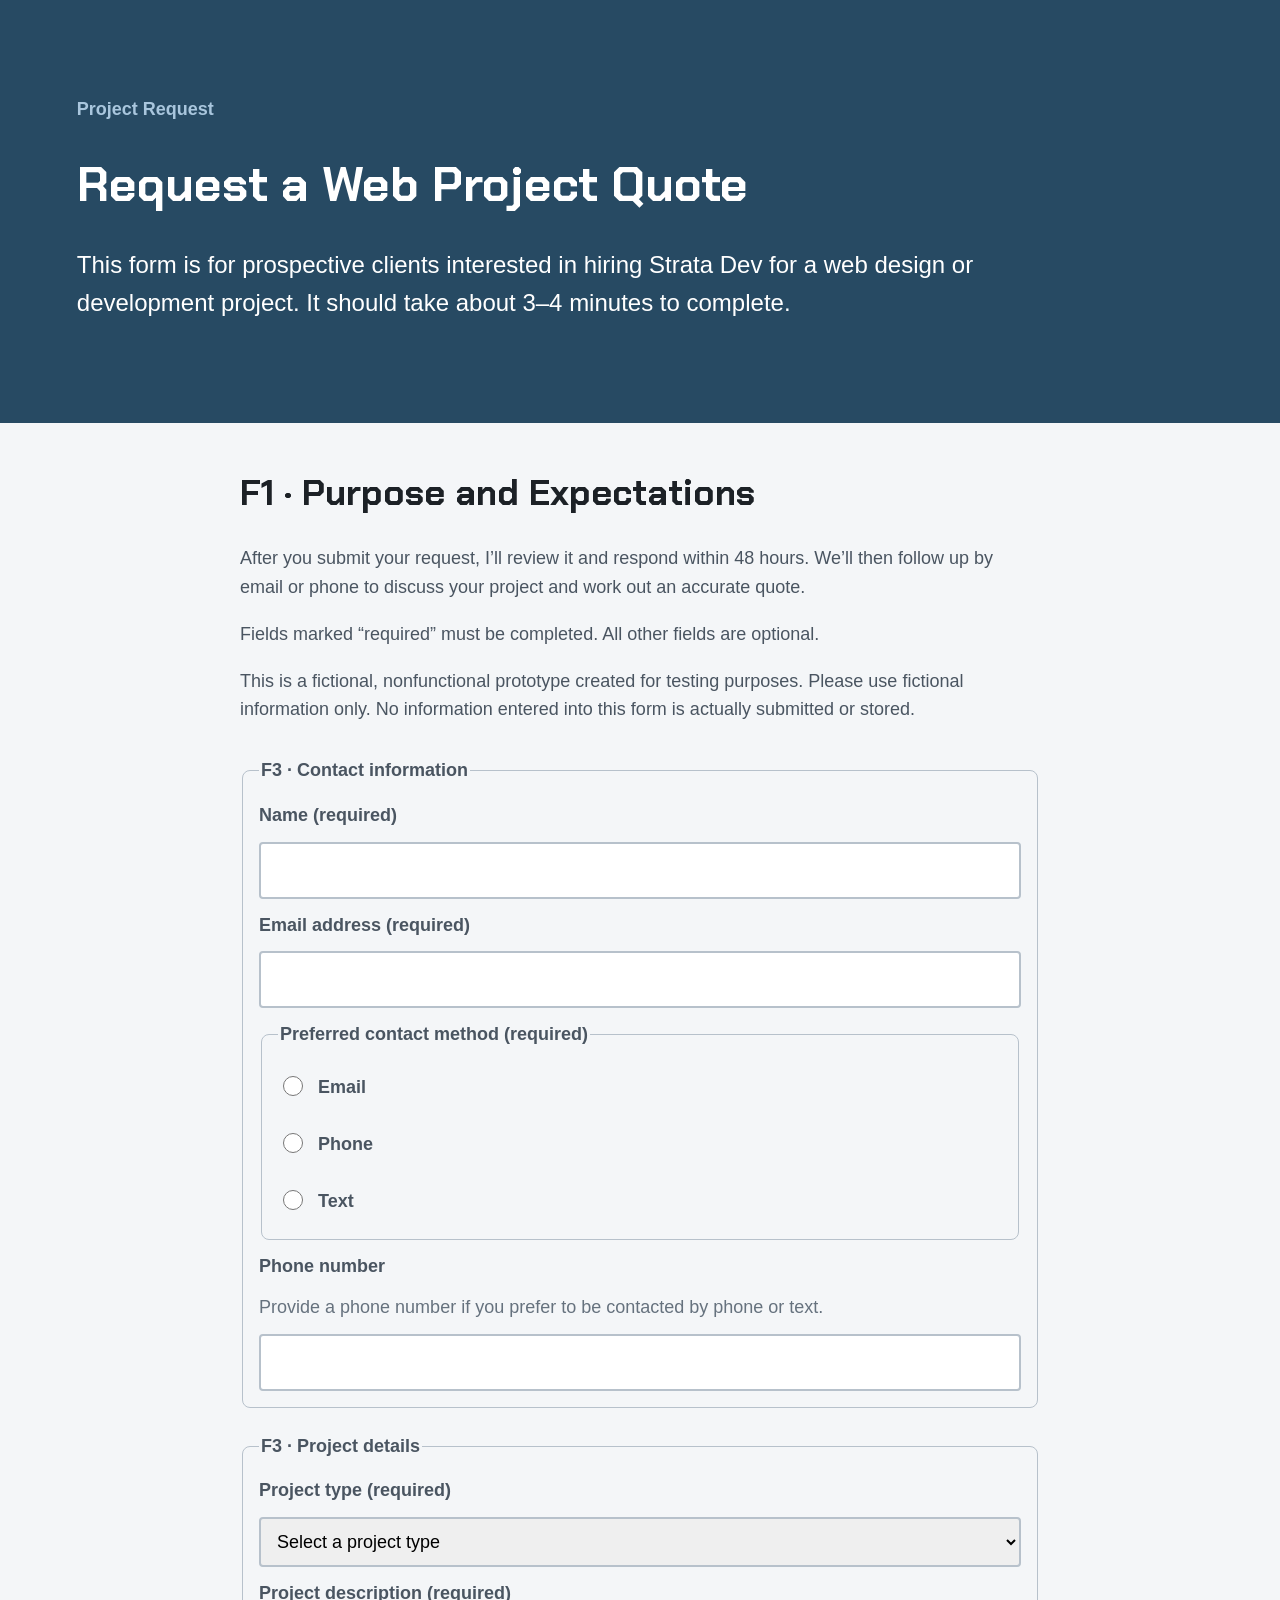
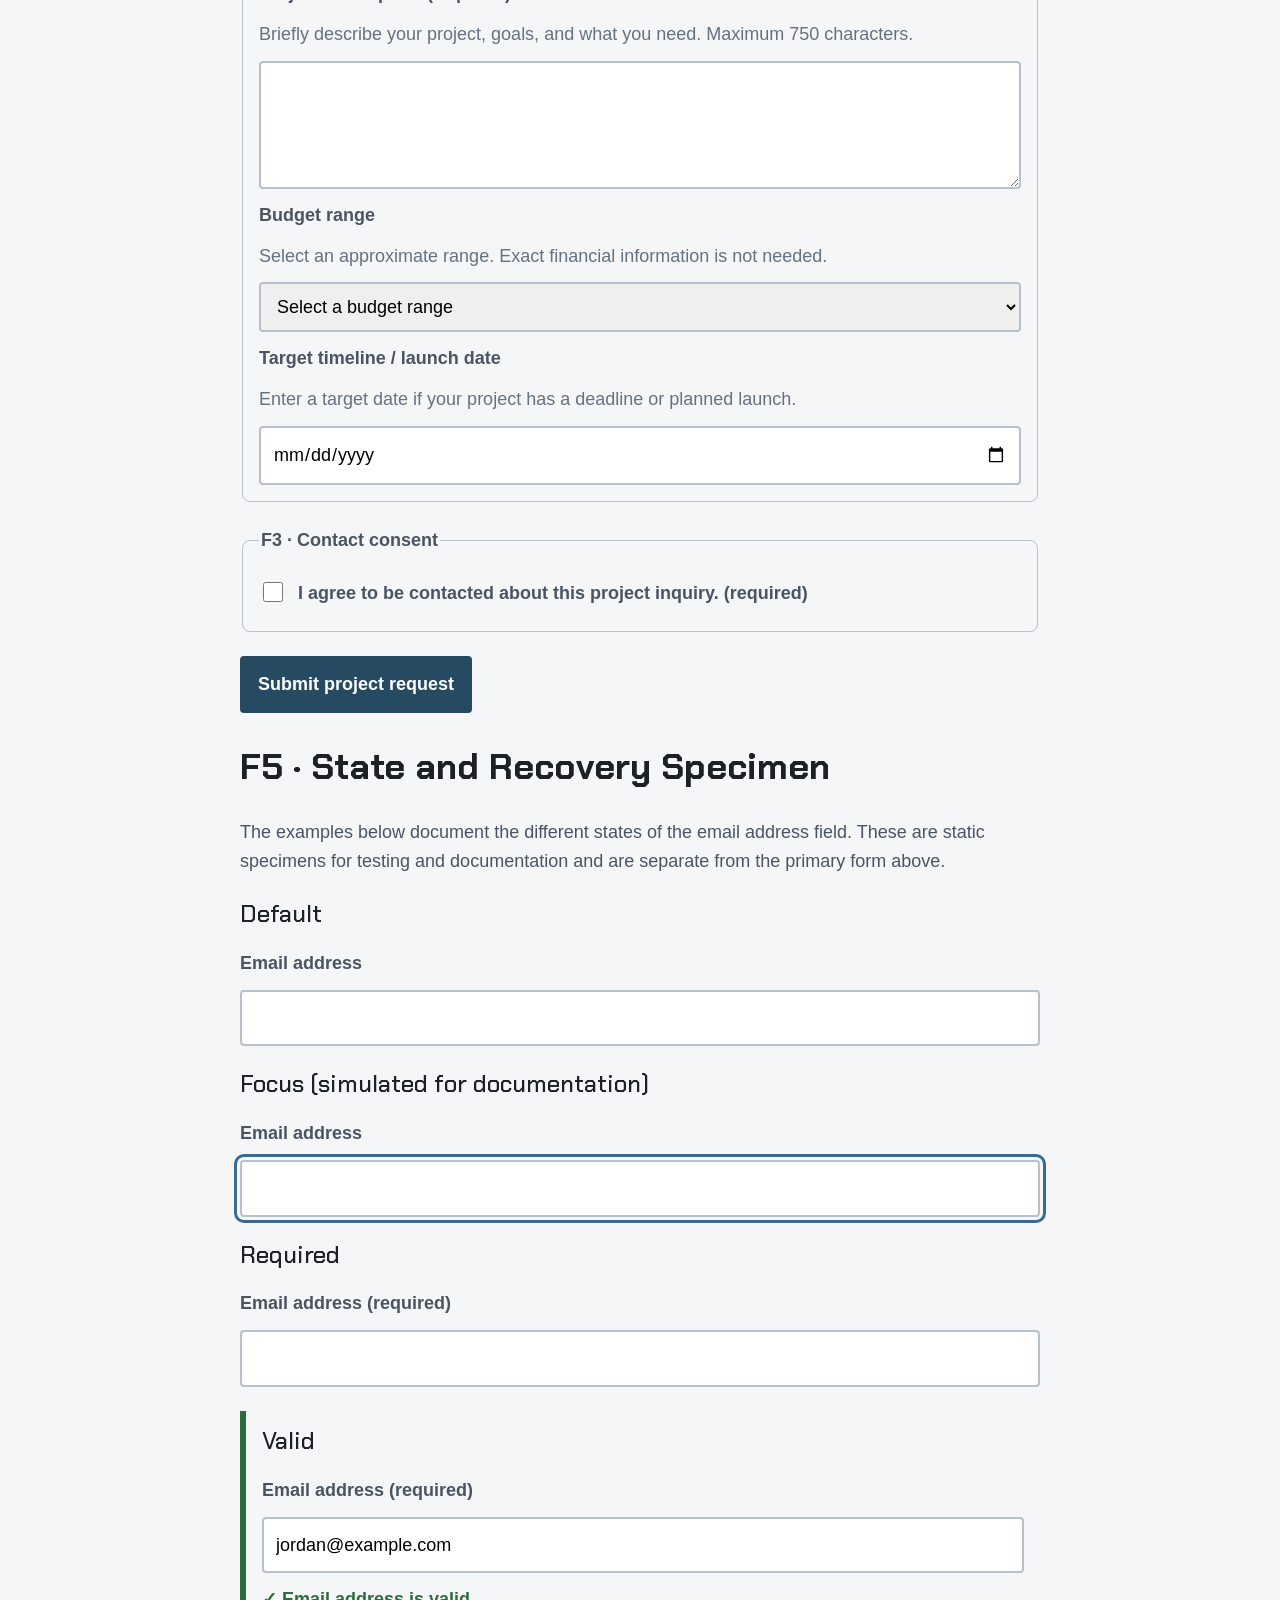
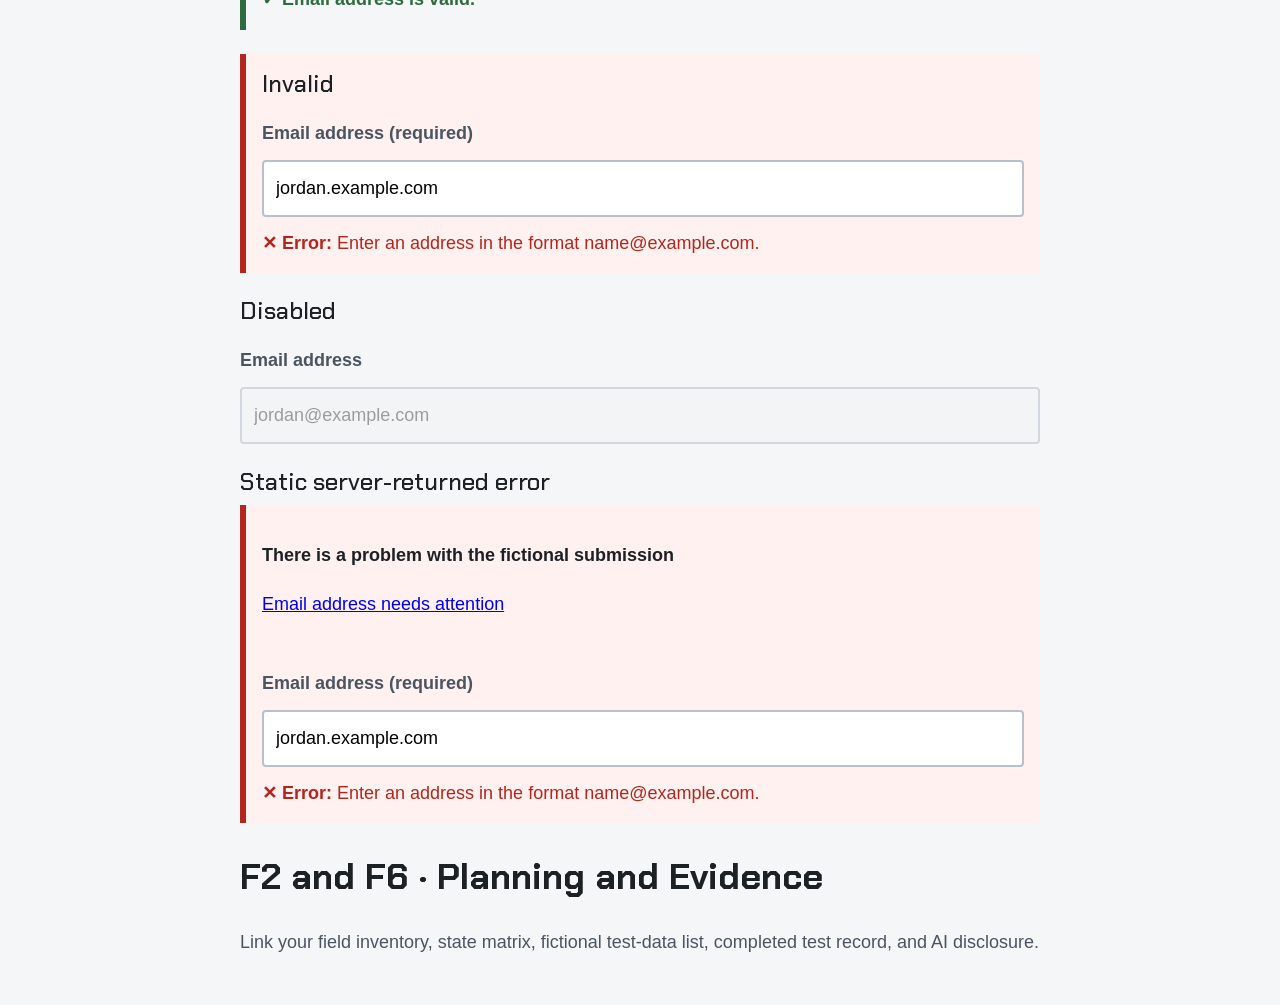
<file: index.html>
<!doctype html>
<html lang="en">
    <head>
        <meta charset="utf-8">
        <meta name="viewport" content="width=device-width,initial-scale=1">
        <title>Inclusive Form Flow</title>

        <link rel="preconnect" href="https://fonts.googleapis.com">
        <link rel="preconnect" href="https://fonts.gstatic.com" crossorigin>
        <link
            href="https://fonts.googleapis.com/css2?family=Chakra+Petch:wght@500;700&display=swap"
            rel="stylesheet">

        <link rel="stylesheet" href="styles.css">
    </head>

    <body>
        <header class="page-header">
            <p class="eyebrow">Project Request</p>
            <h1>Request a Web Project Quote</h1>
            <p class="lede">
                This form is for prospective clients interested in hiring Strata Dev
                for a web design or development project. It should take about 3–4
                minutes to complete.
            </p>
        </header>

        <main>
            <section id="expectations">
                <h2>F1 · Purpose and Expectations</h2>

                <p>
                    After you submit your request, I’ll review it and respond within
                    48 hours. We’ll then follow up by email or phone to discuss your
                    project and work out an accurate quote.
                </p>

                <p>
                    Fields marked “required” must be completed. All other fields are
                    optional.
                </p>

                <p>
                    This is a fictional, nonfunctional prototype created for testing
                    purposes. Please use fictional information only. No information
                    entered into this form is actually submitted or stored.
                </p>
            </section>

             <form method="get">
                <fieldset>
                    <legend>F3 · Contact information</legend>

                    <div class="field">
                        <label for="name">Name (required)</label>
                        <input
                            id="name"
                            name="name"
                            type="text"
                            autocomplete="name"
                            minlength="2"
                            required>
                    </div>

                    <div class="field">
                        <label for="email">Email address (required)</label>
                        <input
                            id="email"
                            name="email"
                            type="email"
                            autocomplete="email"
                            inputmode="email"
                            required>
                    </div>

                    <fieldset>
                        <legend>Preferred contact method (required)</legend>

                        <label class="choice">
                            <input
                                type="radio"
                                name="contact_method"
                                value="email"
                                required>
                            Email
                        </label>

                        <label class="choice">
                            <input
                                type="radio"
                                name="contact_method"
                                value="phone">
                            Phone
                        </label>

                        <label class="choice">
                            <input
                                type="radio"
                                name="contact_method"
                                value="text">
                            Text
                        </label>
                    </fieldset>

                    <div class="field">
                        <label for="phone">Phone number</label>
                        <p class="help" id="phone-help">
                            Provide a phone number if you prefer to be contacted by
                            phone or text.
                        </p>
                        <input
                            id="phone"
                            name="phone"
                            type="tel"
                            autocomplete="tel"
                            inputmode="tel"
                            aria-describedby="phone-help">
                    </div>
                </fieldset>

                <fieldset>
                    <legend>F3 · Project details</legend>

                    <div class="field">
                        <label for="project-type">Project type (required)</label>
                        <select
                            id="project-type"
                            name="project_type"
                            required>
                            <option value="">Select a project type</option>
                            <option value="web-design">Web design</option>
                            <option value="web-development">Web development</option>
                            <option value="redesign">Website redesign</option>
                            <option value="other">Other</option>
                        </select>
                    </div>

                    <div class="field">
                        <label for="project-description">
                            Project description (required)
                        </label>
                        <p class="help" id="project-description-help">
                            Briefly describe your project, goals, and what you need.
                            Maximum 750 characters.
                        </p>
                        <textarea
                            id="project-description"
                            name="project_description"
                            maxlength="750"
                            aria-describedby="project-description-help"
                            required></textarea>
                    </div>

                    <div class="field">
                        <label for="budget">Budget range</label>
                        <p class="help" id="budget-help">
                            Select an approximate range. Exact financial information
                            is not needed.
                        </p>
                        <select
                            id="budget"
                            name="budget"
                            aria-describedby="budget-help">
                            <option value="">Select a budget range</option>
                            <option value="under-1000">Under $1,000</option>
                            <option value="1000-2499">$1,000–$2,499</option>
                            <option value="2500-4999">$2,500–$4,999</option>
                            <option value="5000-plus">$5,000+</option>
                        </select>
                    </div>

                    <div class="field">
                        <label for="target-date">
                            Target timeline / launch date
                        </label>
                        <p class="help" id="target-date-help">
                            Enter a target date if your project has a deadline or
                            planned launch.
                        </p>
                        <input
                            id="target-date"
                            name="target_date"
                            type="date"
                            aria-describedby="target-date-help">
                    </div>
                </fieldset>

                <fieldset>
                    <legend>F3 · Contact consent</legend>

                    <label class="choice">
                        <input
                            type="checkbox"
                            name="contact_consent"
                            value="yes"
                            required>
                        I agree to be contacted about this project inquiry. (required)
                    </label>
                </fieldset>

                <button type="submit">Submit project request</button>
            </form>

            <section id="states">
                <h2>F5 · State and Recovery Specimen</h2>

                <p>
                    The examples below document the different states of the email
                    address field. These are static specimens for testing and
                    documentation and are separate from the primary form above.
                </p>

                <!-- Default -->
                <div class="field state-example">
                    <h3>Default</h3>
                    <label for="state-default-email">Email address</label>
                    <input
                        id="state-default-email"
                        type="email"
                        autocomplete="email"
                        inputmode="email">
                </div>

                <!-- Focus -->
                <div class="field state-example">
                    <h3>Focus (simulated for documentation)</h3>
                    <label for="state-focus-email">Email address</label>
                    <input
                        id="state-focus-email"
                        class="focus-simulated"
                        type="email"
                        autocomplete="email"
                        inputmode="email">
                </div>

                <!-- Required -->
                <div class="field state-example">
                    <h3>Required</h3>
                    <label for="state-required-email">
                        Email address (required)
                    </label>
                    <input
                        id="state-required-email"
                        type="email"
                        autocomplete="email"
                        inputmode="email"
                        required>
                </div>

                <!-- Valid -->
                <div class="field state-example field-valid">
                    <h3>Valid</h3>
                    <label for="state-valid-email">
                        Email address (required)
                    </label>
                    <input
                        id="state-valid-email"
                        type="email"
                        value="jordan@example.com"
                        aria-describedby="valid-email-message"
                        required>
                    <p
                        id="valid-email-message"
                        class="success-message">
                        ✓ Email address is valid.
                    </p>
                </div>

                <!-- Invalid -->
                <div class="field state-example field-error">
                    <h3>Invalid</h3>
                    <label for="state-invalid-email">
                        Email address (required)
                    </label>
                    <input
                        id="state-invalid-email"
                        type="email"
                        value="jordan.example.com"
                        aria-invalid="true"
                        aria-describedby="invalid-email-message"
                        required>
                    <p
                        id="invalid-email-message"
                        class="error-message">
                        <strong>✕ Error:</strong>
                        Enter an address in the format name@example.com.
                    </p>
                </div>

                <!-- Disabled -->
                <div class="field state-example">
                    <h3>Disabled</h3>
                    <label for="state-disabled-email">Email address</label>
                    <input
                        id="state-disabled-email"
                        type="email"
                        value="jordan@example.com"
                        disabled>
                </div>

                <!-- Static server-returned error -->
                <div class="state-example">
                    <h3>Static server-returned error</h3>

                    <div class="error-summary">
                        <h4>There is a problem with the fictional submission</h4>
                        <p>
                            <a href="#server-error-email">
                                Email address needs attention
                            </a>
                        </p>
                    </div>

                    <div class="field field-error">
                        <label for="server-error-email">
                            Email address (required)
                        </label>
                        <input
                            id="server-error-email"
                            type="email"
                            value="jordan.example.com"
                            aria-invalid="true"
                            aria-describedby="server-email-error"
                            required>
                        <p
                            id="server-email-error"
                            class="error-message">
                            <strong>✕ Error:</strong>
                            Enter an address in the format name@example.com.
                        </p>
                    </div>
                </div>
            </section>

            <section id="documentation">
                <h2>F2 and F6 · Planning and Evidence</h2>
                <p>
                    Link your field inventory, state matrix, fictional test-data
                    list, completed test record, and AI disclosure.
                </p>
            </section>
        </main>
    </body>
</html
</file>
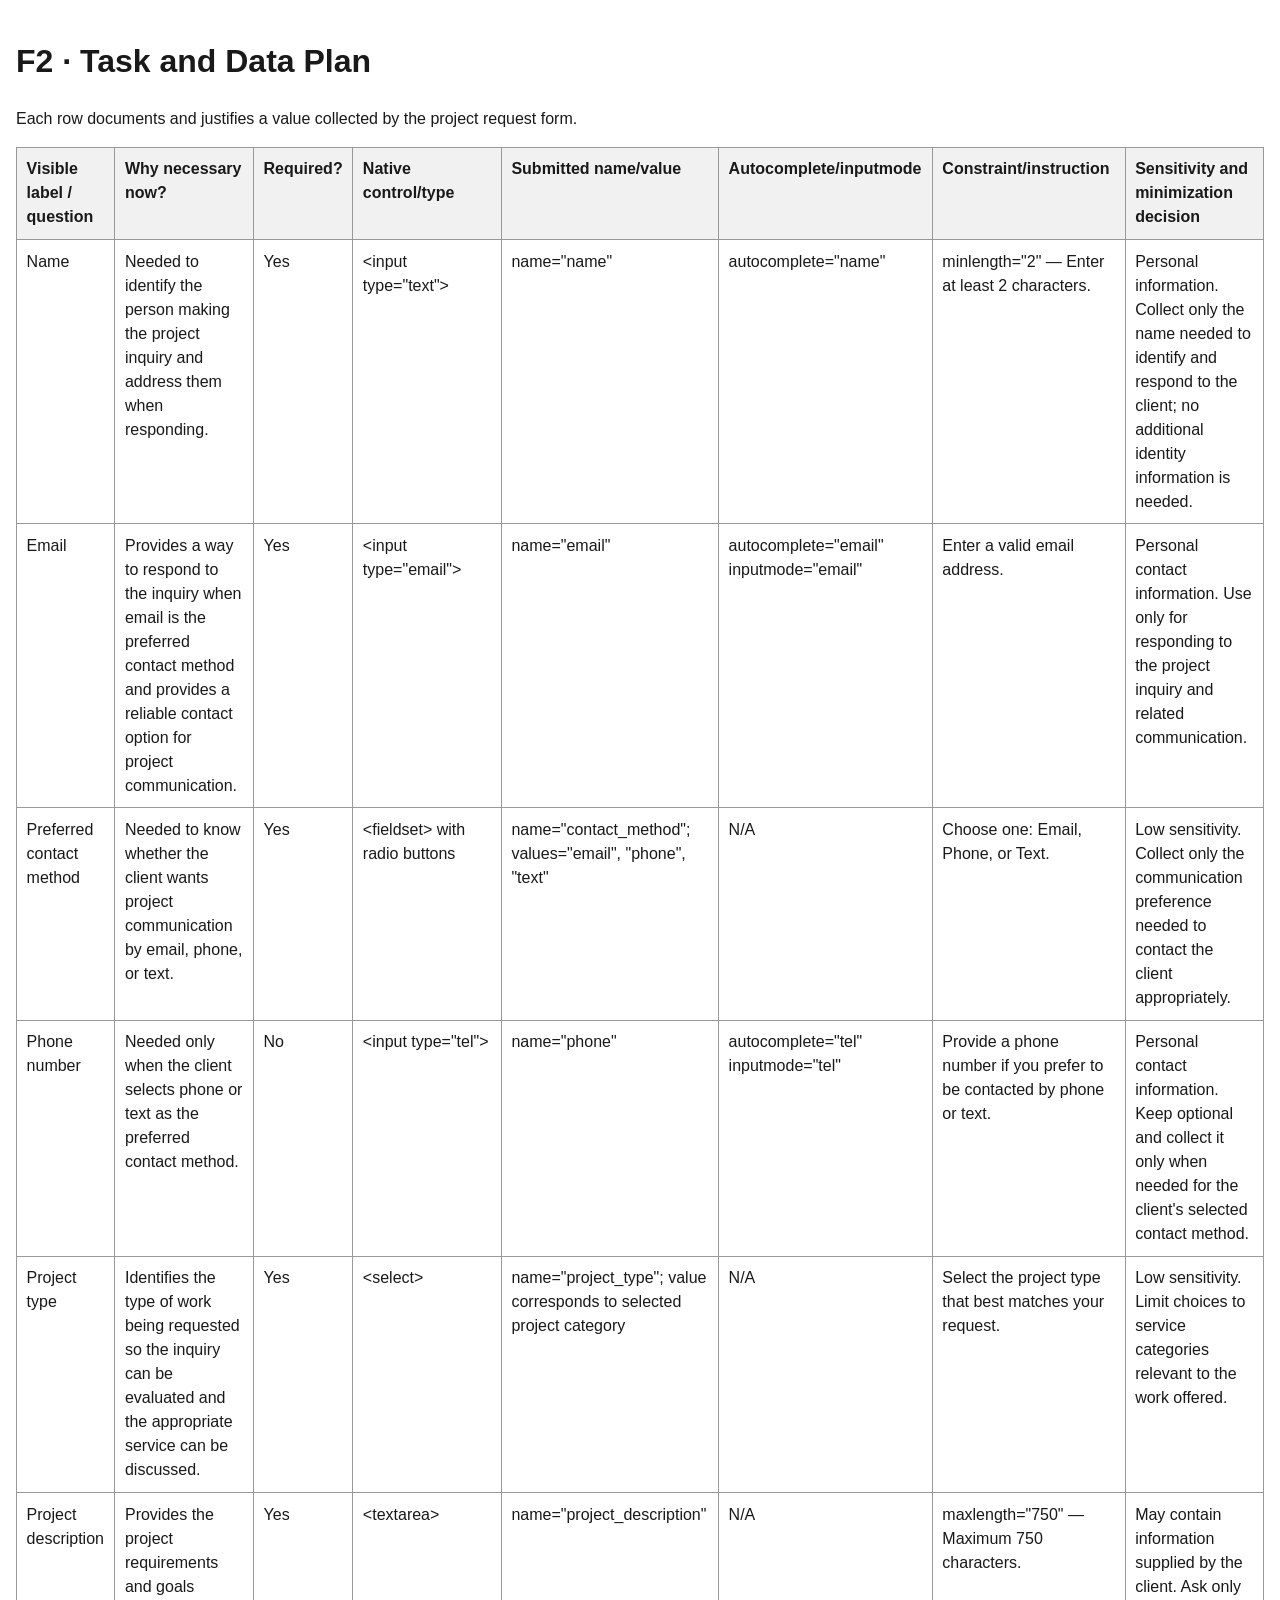
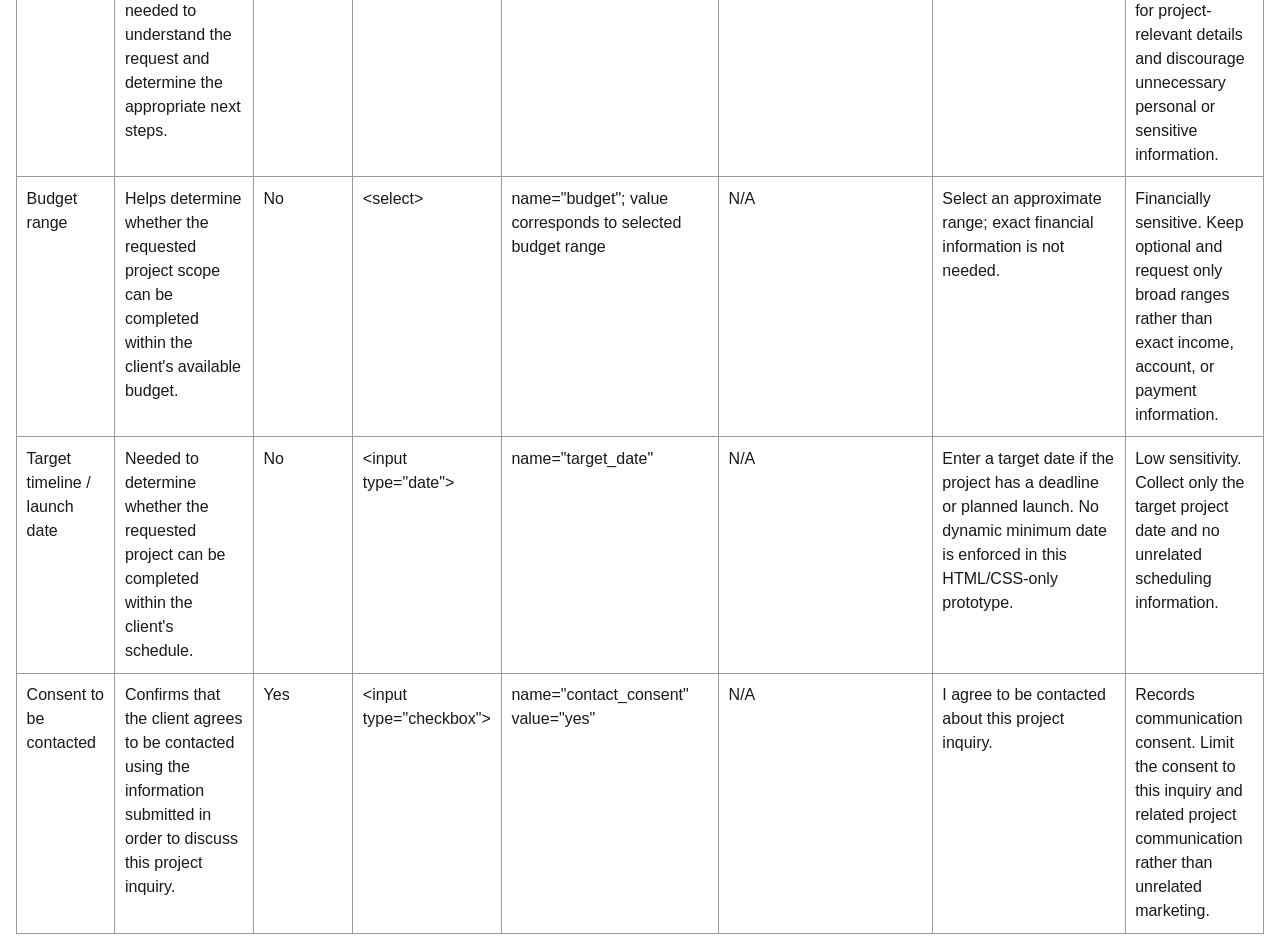
<file: field-inventory-template.html>
<!doctype html>
<html lang="en">
    <head>
        <meta charset="utf-8">
        <meta name="viewport" content="width=device-width,initial-scale=1">
        <title>Field Inventory</title>
        <style>
            body{
                font-family:Arial,sans-serif;
                line-height:1.5;
                max-width:80rem;
                margin:auto;
                padding:1rem;
                color:#191919;
            }

            table{
                width:100%;
                border-collapse:collapse;
            }

            th,
            td{
                padding:.6rem;
                border:1px solid #999;
                text-align:left;
                vertical-align:top;
            }

            th{
                background:#f1f1f1;
            }
        </style>
    </head>

    <body>
        <h1>F2 · Task and Data Plan</h1>
        <p>Each row documents and justifies a value collected by the project request form.</p>

        <table>
            <thead>
                <tr>
                    <th>Visible label / question</th>
                    <th>Why necessary now?</th>
                    <th>Required?</th>
                    <th>Native control/type</th>
                    <th>Submitted name/value</th>
                    <th>Autocomplete/inputmode</th>
                    <th>Constraint/instruction</th>
                    <th>Sensitivity and minimization decision</th>
                </tr>
            </thead>

            <tbody>
                <tr>
                    <td>Name</td>
                    <td>Needed to identify the person making the project inquiry and address them when responding.</td>
                    <td>Yes</td>
                    <td>&lt;input type="text"&gt;</td>
                    <td>name="name"</td>
                    <td>autocomplete="name"</td>
                    <td>minlength="2" — Enter at least 2 characters.</td>
                    <td>Personal information. Collect only the name needed to identify and respond to the client; no additional identity information is needed.</td>
                </tr>

                <tr>
                    <td>Email</td>
                    <td>Provides a way to respond to the inquiry when email is the preferred contact method and provides a reliable contact option for project communication.</td>
                    <td>Yes</td>
                    <td>&lt;input type="email"&gt;</td>
                    <td>name="email"</td>
                    <td>autocomplete="email" inputmode="email"</td>
                    <td>Enter a valid email address.</td>
                    <td>Personal contact information. Use only for responding to the project inquiry and related communication.</td>
                </tr>

                <tr>
                    <td>Preferred contact method</td>
                    <td>Needed to know whether the client wants project communication by email, phone, or text.</td>
                    <td>Yes</td>
                    <td>&lt;fieldset&gt; with radio buttons</td>
                    <td>name="contact_method"; values="email", "phone", "text"</td>
                    <td>N/A</td>
                    <td>Choose one: Email, Phone, or Text.</td>
                    <td>Low sensitivity. Collect only the communication preference needed to contact the client appropriately.</td>
                </tr>

                <tr>
                    <td>Phone number</td>
                    <td>Needed only when the client selects phone or text as the preferred contact method.</td>
                    <td>No</td>
                    <td>&lt;input type="tel"&gt;</td>
                    <td>name="phone"</td>
                    <td>autocomplete="tel" inputmode="tel"</td>
                    <td>Provide a phone number if you prefer to be contacted by phone or text.</td>
                    <td>Personal contact information. Keep optional and collect it only when needed for the client's selected contact method.</td>
                </tr>

                <tr>
                    <td>Project type</td>
                    <td>Identifies the type of work being requested so the inquiry can be evaluated and the appropriate service can be discussed.</td>
                    <td>Yes</td>
                    <td>&lt;select&gt;</td>
                    <td>name="project_type"; value corresponds to selected project category</td>
                    <td>N/A</td>
                    <td>Select the project type that best matches your request.</td>
                    <td>Low sensitivity. Limit choices to service categories relevant to the work offered.</td>
                </tr>

                <tr>
                    <td>Project description</td>
                    <td>Provides the project requirements and goals needed to understand the request and determine the appropriate next steps.</td>
                    <td>Yes</td>
                    <td>&lt;textarea&gt;</td>
                    <td>name="project_description"</td>
                    <td>N/A</td>
                    <td>maxlength="750" — Maximum 750 characters.</td>
                    <td>May contain information supplied by the client. Ask only for project-relevant details and discourage unnecessary personal or sensitive information.</td>
                </tr>

                <tr>
                    <td>Budget range</td>
                    <td>Helps determine whether the requested project scope can be completed within the client's available budget.</td>
                    <td>No</td>
                    <td>&lt;select&gt;</td>
                    <td>name="budget"; value corresponds to selected budget range</td>
                    <td>N/A</td>
                    <td>Select an approximate range; exact financial information is not needed.</td>
                    <td>Financially sensitive. Keep optional and request only broad ranges rather than exact income, account, or payment information.</td>
                </tr>

                <tr>
                    <td>Target timeline / launch date</td>
                    <td>Needed to determine whether the requested project can be completed within the client's schedule.</td>
                    <td>No</td>
                    <td>&lt;input type="date"&gt;</td>
                    <td>name="target_date"</td>
                    <td>N/A</td>
                    <td>Enter a target date if the project has a deadline or planned launch. No dynamic minimum date is enforced in this HTML/CSS-only prototype.</td>
                    <td>Low sensitivity. Collect only the target project date and no unrelated scheduling information.</td>
                </tr>

                <tr>
                    <td>Consent to be contacted</td>
                    <td>Confirms that the client agrees to be contacted using the information submitted in order to discuss this project inquiry.</td>
                    <td>Yes</td>
                    <td>&lt;input type="checkbox"&gt;</td>
                    <td>name="contact_consent" value="yes"</td>
                    <td>N/A</td>
                    <td>I agree to be contacted about this project inquiry.</td>
                    <td>Records communication consent. Limit the consent to this inquiry and related project communication rather than unrelated marketing.</td>
                </tr>
            </tbody>
        </table>
    </body>
</html>
</file>
<file: styles.css>
:root{
    /* Primitive color tokens from Module 1 */
    --blue-200:#a9c6dd;
    --blue-400:#6d9cbf;
    --blue-600:#3d6b8f;
    --blue-800:#274a63;
    --blue-900:#182f3f;

    --gray-0:#ffffff;
    --gray-50:#f4f6f8;
    --gray-100:#e2e7ec;
    --gray-300:#b7c1cb;
    --gray-500:#7c8894;
    --gray-600:#66727e;
    --gray-700:#4a5561;
    --gray-900:#1c2126;

    /* Semantic color tokens */
    --color-text:var(--gray-700);
    --color-text-heading:var(--gray-900);
    --color-surface:var(--gray-50);
    --color-surface-raised:var(--gray-0);
    --color-code-surface:var(--gray-100);
    --color-border:var(--gray-300);
    --color-action:var(--blue-800);
    --color-on-action:var(--gray-0);
    --color-action-subtle:var(--gray-100);
    --color-link-visited:var(--blue-600);
    --color-focus:var(--blue-600);
    --color-muted:var(--gray-600);

    /* Form-specific semantic color extensions */
    --color-on-action-muted:var(--blue-200);
    --color-error:#b3261e;
    --color-error-surface:#fff1f0;
    --color-success:#2e6b3f;

    /* Primitive spacing tokens from Module 1 */
    --space-4:4px;
    --space-8:8px;
    --space-12:12px;
    --space-16:16px;
    --space-24:24px;
    --space-32:32px;
    --space-48:48px;
    --space-64:64px;

    /* Semantic spacing tokens from Module 1 */
    --space-card-padding:var(--space-16);
    --space-card-gap:var(--space-24);
    --space-section-gap:var(--space-48);
    --space-form-gap:var(--space-12);

    /* Font-family tokens from Module 1 */
    --font-body:-apple-system, "Segoe UI", Roboto, Helvetica, Arial, sans-serif;
    --font-display:"Chakra Petch", -apple-system, "Segoe UI", Roboto, Helvetica, Arial, sans-serif;
    --font-mono:ui-monospace, "SF Mono", "Cascadia Code", Consolas, monospace;

    /* Primitive type scale from Module 1 */
    --type-sm:clamp(0.875rem, 0.8rem + 0.375vw, 1rem);
    --type-base:clamp(1rem, 0.95rem + 0.25vw, 1.125rem);
    --type-lg:clamp(1.25rem, 1.1rem + 0.75vw, 1.5rem);
    --type-xl:clamp(1.75rem, 1.4rem + 1.5vw, 2.25rem);
    --type-2xl:clamp(2.25rem, 1.7rem + 2.5vw, 3rem);

    /* Semantic type roles from Module 1 */
    --type-h1:var(--type-2xl);
    --type-h2:var(--type-xl);
    --type-h3:var(--type-lg);
    --type-h4:var(--type-base);
    --type-h5:var(--type-base);
    --type-h6:var(--type-sm);
    --type-body:var(--type-base);
    --type-meta:var(--type-sm);

    /* Line-height tokens from Module 1 */
    --leading-heading:1.2;
    --leading-body:1.6;

    /* Existing form tokens */
    --radius:.5rem;
    --measure:68ch;
}

*,
*::before,
*::after{
    box-sizing:border-box;
}

body{
    margin:0;
    color:var(--color-text);
    background:var(--color-surface);
    font-family:var(--font-body);
    font-size:var(--type-body);
    line-height:var(--leading-body);
}

/* Module 1 heading hierarchy */
h1,
h2,
h3{
    font-family:var(--font-display);
    line-height:var(--leading-heading);
    color:var(--color-text-heading);
}

h1{
    font-size:var(--type-h1);
    font-weight:700;
}

h2{
    font-size:var(--type-h2);
    font-weight:700;
}

h3{
    font-size:var(--type-h3);
    font-weight:500;
}

h4{
    font-family:var(--font-body);
    font-size:var(--type-h4);
    font-weight:700;
    line-height:var(--leading-heading);
    color:var(--color-text-heading);
}

.page-header{
    padding:clamp(2rem,6vw,5rem);
    background:var(--color-action);
    color:var(--color-on-action);
}

/*
 * Heading color is normally --color-text-heading, but headings inside
 * the dark page header need the on-action color for contrast.
 */
.page-header h1{
    color:var(--color-on-action);
}

.eyebrow{
    color:var(--color-on-action-muted);
    font-weight:700;
}

.lede{
    max-width:var(--measure);
    font-size:var(--type-lg);
}

main{
    max-width:52rem;
    margin:auto;
    padding:var(--space-16);
}

section,
form{
    margin-block:var(--space-32);
}

form,
fieldset,
.field{
    display:grid;
    gap:var(--space-form-gap);
}

form{
    gap:var(--space-24);
}

fieldset{
    padding:var(--space-16);
    border:1px solid var(--color-border);
    border-radius:var(--radius);
}

legend,
label{
    font-weight:700;
}

.help{
    margin:0;
    color:var(--color-muted);
}

input,
select,
textarea,
button{
    font:inherit;
}

input:not([type="radio"]):not([type="checkbox"]),
select,
textarea{
    width:100%;
    padding:var(--space-12);
    border:2px solid var(--color-border);
    border-radius:.25rem;
}

textarea{
    min-height:8rem;
    resize:vertical;
}

.choice{
    display:flex;
    gap:var(--space-form-gap);
    align-items:flex-start;
    padding:var(--space-8) 0;
}

.choice input{
    inline-size:1.25rem;
    block-size:1.25rem;
}

button{
    justify-self:start;
    min-height:44px;
    padding:var(--space-12) var(--space-16);
    background:var(--color-action);
    color:var(--color-on-action);
    border:2px solid var(--color-action);
    border-radius:.25rem;
    font-weight:700;
}

/* Real keyboard focus state */
:focus-visible{
    outline:.2rem solid var(--color-focus);
    outline-offset:.2rem;
}

/*
 * F5 simulated focus state.
 * Matches the real :focus-visible treatment above.
 */
.focus-simulated{
    outline:.2rem solid var(--color-focus);
    outline-offset:.2rem;
}

/* Error and server-returned error states */
.error-summary,
.field-error{
    padding:var(--space-16);
    border-left:.4rem solid var(--color-error);
    background:var(--color-error-surface);
}

.field-error input{
    border-color:var(--color-error);
}

.error-message{
    margin:0;
    color:var(--color-error);
}

/* F5 valid state */
.field-valid{
    padding:var(--space-16);
    border-left:.4rem solid var(--color-success);
}

.success-message{
    margin:0;
    color:var(--color-success);
    font-weight:700;
}

/* Disabled state */
button:disabled{
    opacity:.55;
    cursor:not-allowed;
}

input:disabled,
select:disabled,
textarea:disabled{
    opacity:.55;
    cursor:not-allowed;
}

/* F5 state specimen spacing */
.state-example{
    margin-block:var(--space-24);
}

.state-example h3{
    margin-block:0 var(--space-8);
}
</file>
